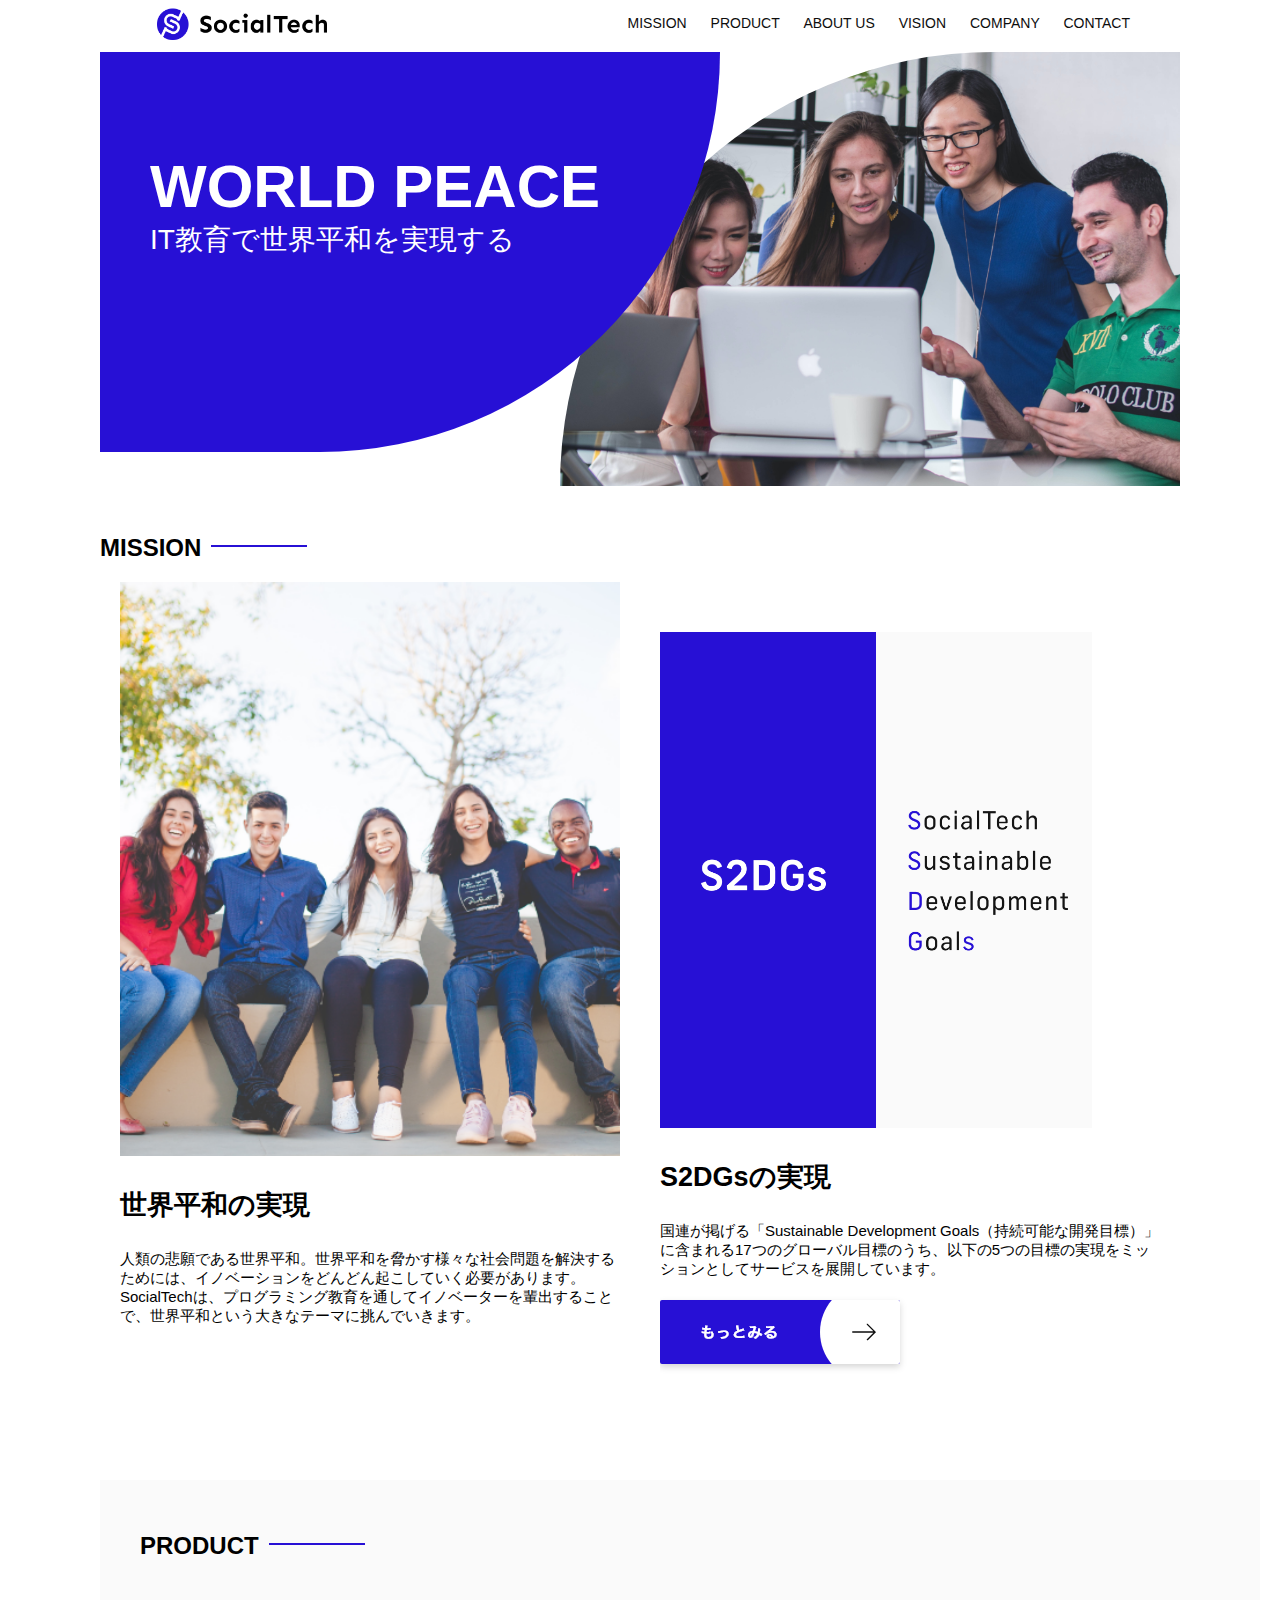
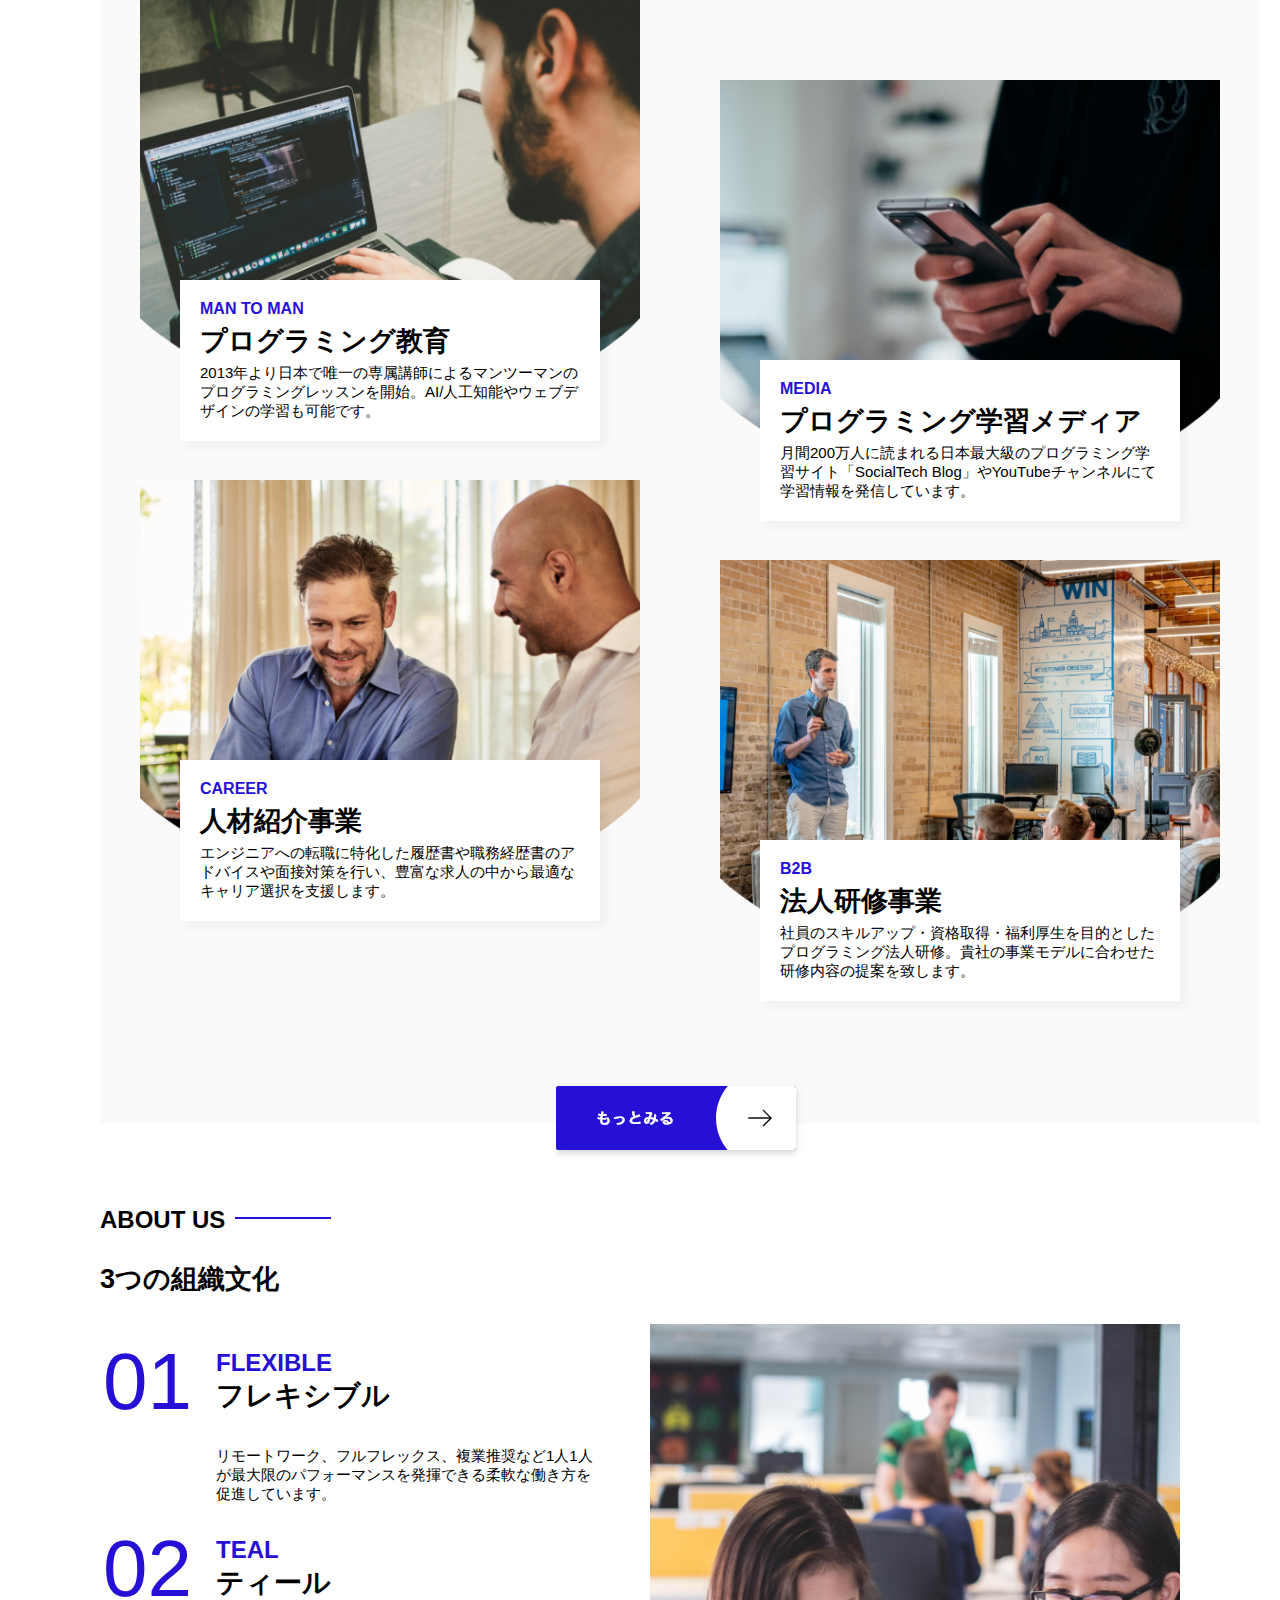
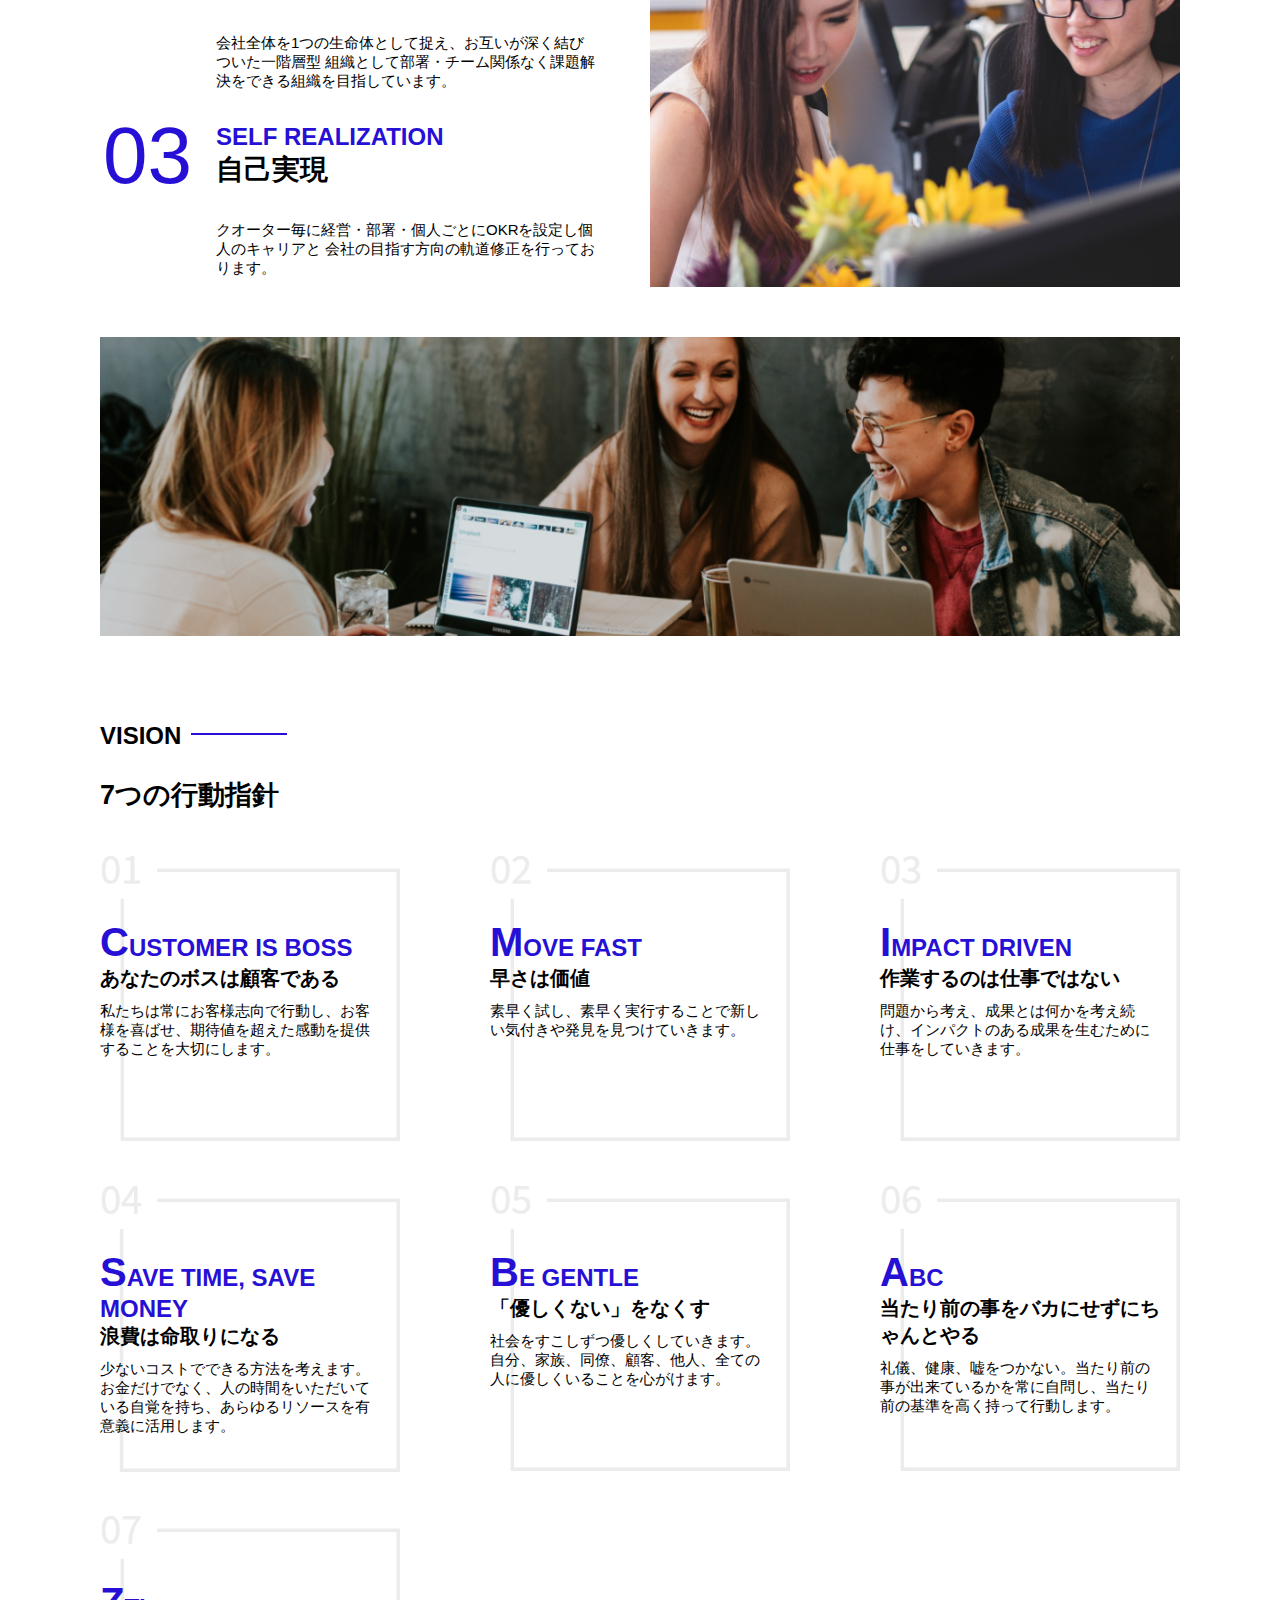
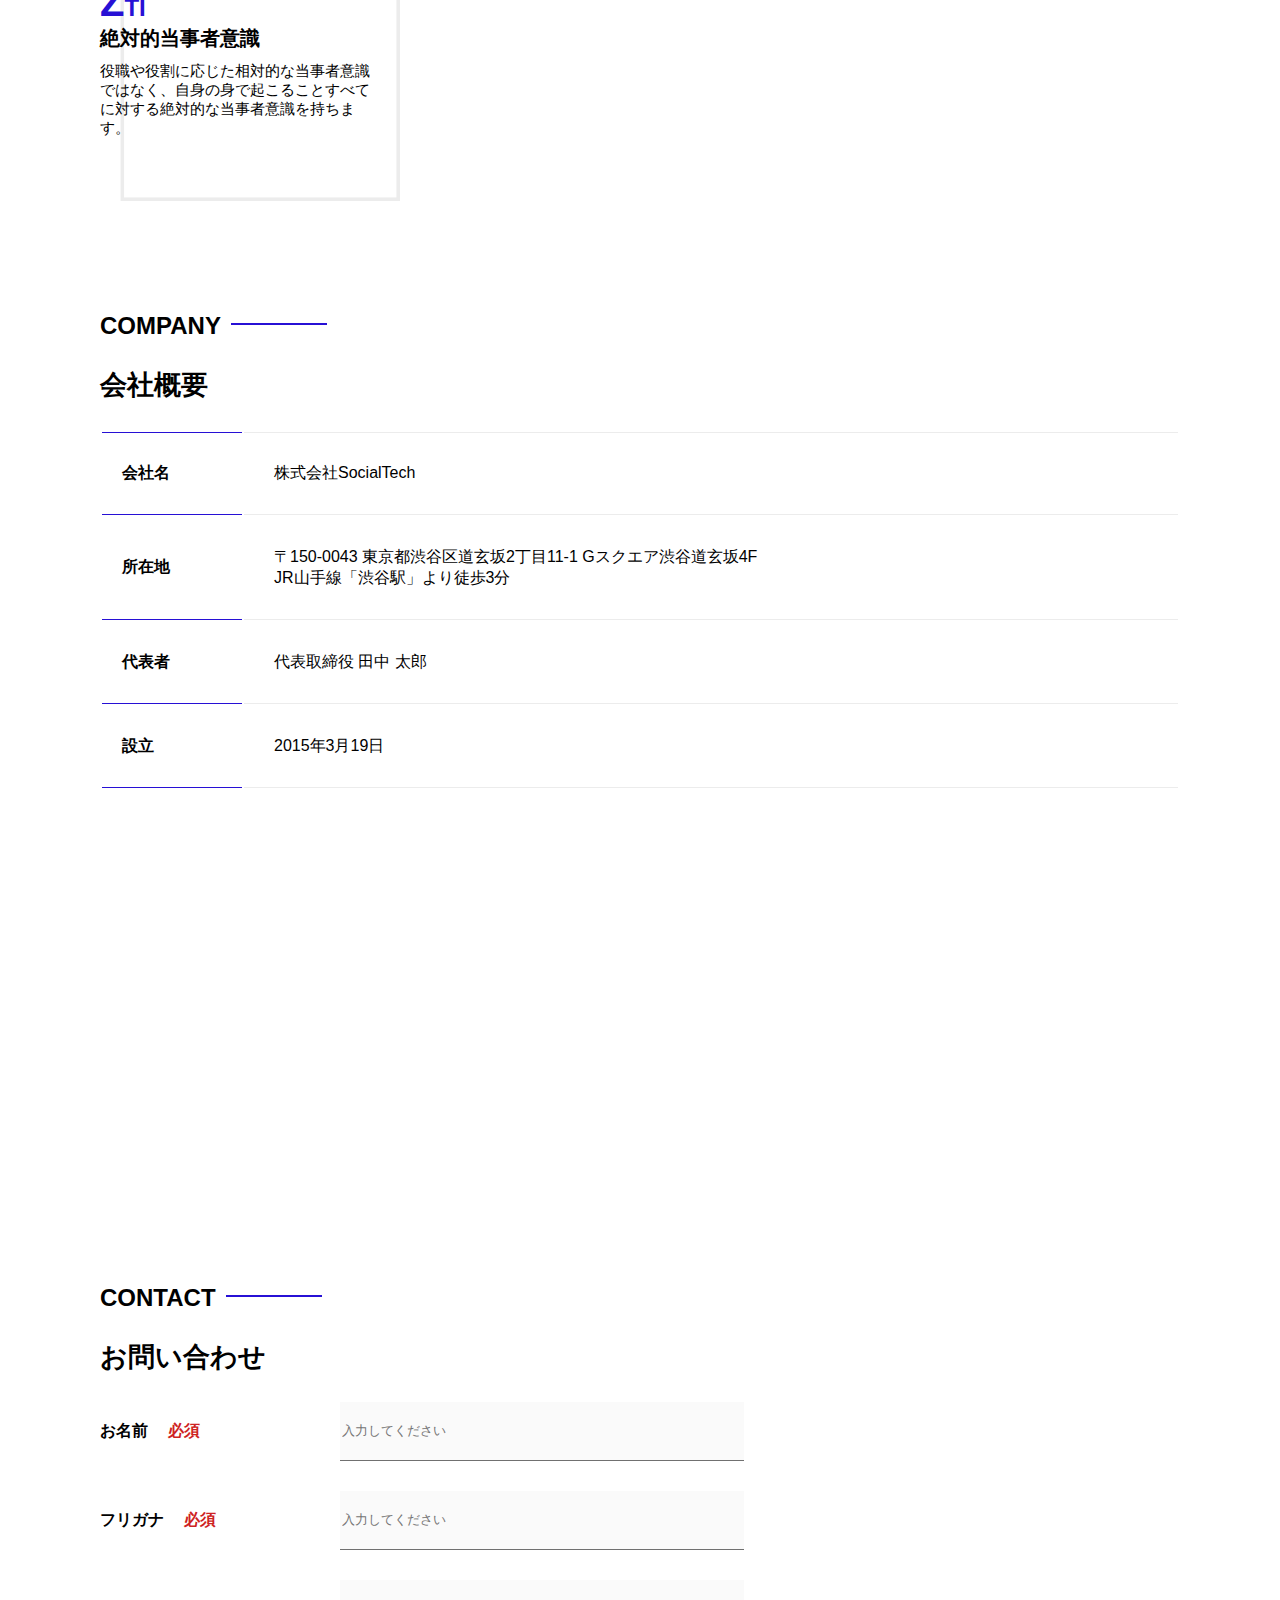
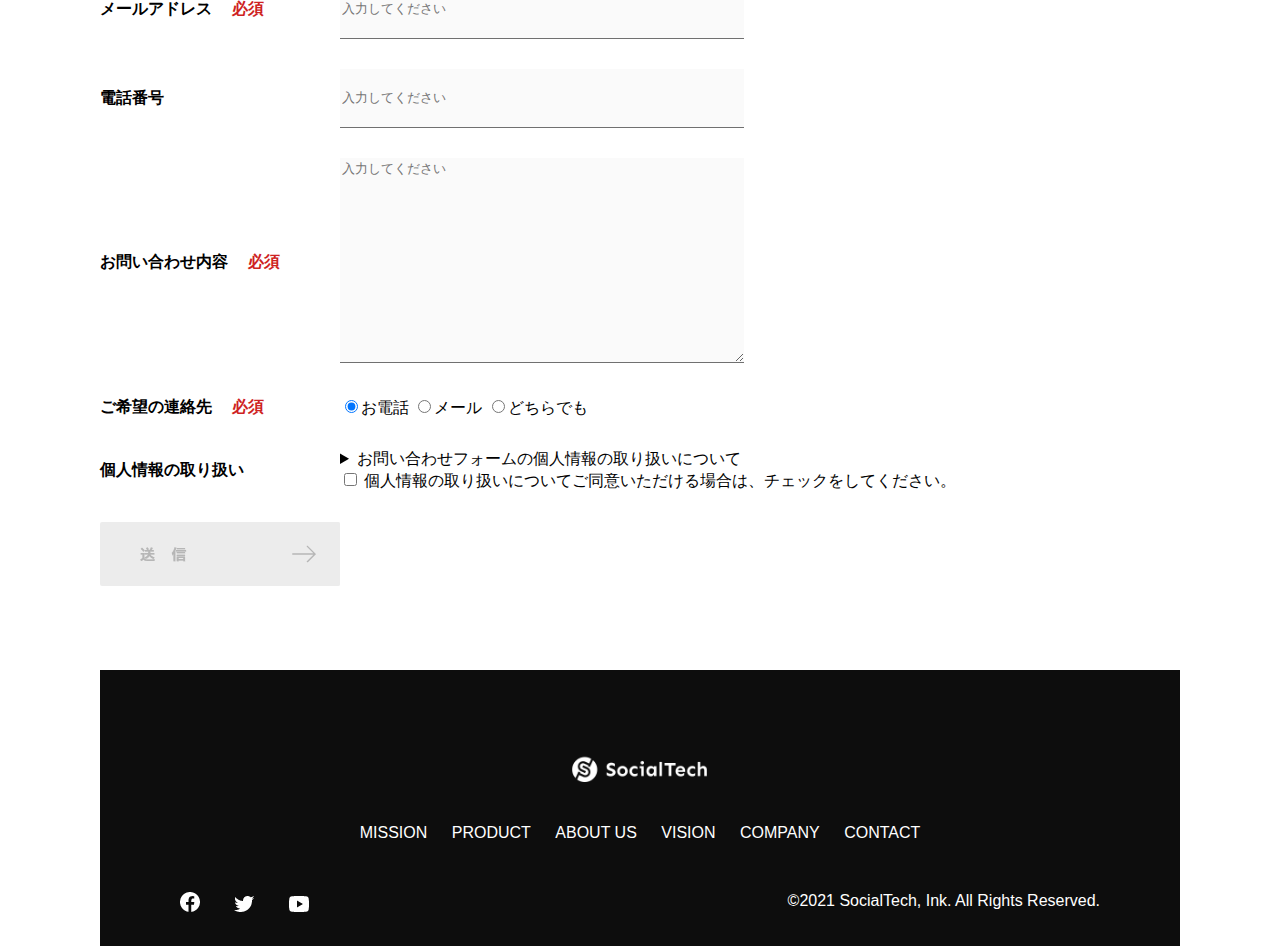
<file: index.html>
<!DOCTYPE html>
<html>
  <head>
    <title>SocialTech</title>
    <meta charset="utf-8">
    <meta name="description" content="SocialTechはEdTech業界のリーディングカンパニーを目指します。">
    <meta name="viewport" content="width=device-width,initial-scale=1.0">
     <link rel="stylesheet" href="style.css">
 </head>
    <!-- ヘッダー -->
    <header>
      <!-- ロゴ -->
      <a href="index.html" id="logo"><img src="images/logo.png" alt="トップページに戻る"></a>

      <!-- PC用ナビゲーション -->
      <nav id="nav-pc">
        <a href="mission.html">MISSION</a>
        <a href="product.html">PRODUCT</a>
        <a href="index.html#aboutus">ABOUT US</a>
        <a href="index.html#vision">VISION</a>
        <a href="index.html#company">COMPANY</a>
        <a href="index.html#contact">CONTACT</a>
      </nav>
       <!-- スマホ用メニューボタン -->
       <img id="menu-sp" src="images/button-menu.png" alt="ナビゲーションを開く" onclick="document.getElementById('nav-sp').style.display = 'block'">

       <!-- スマホ用ナビゲーション -->
       <nav id="nav-sp">
        <img id="close" src="images/button-close.png" alt="ナビゲーションを閉じる" onclick="document.getElementById('nav-sp').style.display = 'none'">
        <a id="logo-sp" href="index.html" onclick="document.getElementById('nav-sp').style.display = 'none'"><img
         src="images/logo-sp.png" alt="トップページに戻る"></a>
        <a class="menu" href="mission.html" onclick="document.getElementById('nav-sp').style.display = 'none'">MISSION</a>
        <a class="menu" href="product.html" onclick="document.getElementById('nav-sp').style.display = 'none'">PRODUCT</a>
        <a class="menu" href="index.html#aboutus" onclick="document.getElementById('nav-sp').style.display = 'none'">ABOUT
          US</a>
        <a class="menu" href="index.html#vision"
          onclick="document.getElementById('nav-sp').style.display = 'none'">VISION</a>
        <a class="menu" href="index.html#company"
          onclick="document.getElementById('nav-sp').style.display = 'none'">COMPANY</a>
        <a class="menu" href="index.html#contact"
          onclick="document.getElementById('nav-sp').style.display = 'none'">CONTACT</a>
        <div id="sns">
          <a href="https://www.facebook.com/sejuku2013"><img src="images/button-facebook.png" alt="Facebookのリンク"></a>
          <a href="https://twitter.com/samuraijuku"><img src="images/button-twitter.png" alt="Twitterのリンク"></a>
          <a href="https://www.youtube.com/channel/UCCFOQO5aDK0xXam4cUQXT8g"><img src="images/button-youtube.png" alt="YouTubeのリンク"></a>
        </div>
       </nav>
    </header>
    <main>
      <article>
        <!-- メインビジュアル -->
        <section id="main-visual">
          <div id="main-message">
            <h1>WORLD PEACE</h1>
            <p>IT教育で世界平和を実現する</p>
          </div>
          <img src="images/index/index-main.png" alt="PCの周りに集まる多国籍の仲間たち">
        </section>
      <!-- ミッション -->
      <section id="mission">
          <h2 class="index-h2">MISSION</h2>
        <div id="mission-flex">
         <div>
          <img id="mission-photo" src="images/index/index-mission.png" alt="屋外のベンチで写真を撮影する多国籍の仲間たち">
          <h3>世界平和の実現</h3>
          <p>
            人類の悲願である世界平和。世界平和を脅かす様々な社会問題を解決するためには、イノベーションをどんどん起こしていく必要があります。SocialTechは、プログラミング教育を通してイノベーターを輩出することで、世界平和という大きなテーマに挑んでいきます。
          </p>
         </div>
         <div>
          <img id="s2dgs" src="images/index/s2dgs.png" alt="S2DGs">
          <h3>S2DGsの実現</h3>
          <p>国連が掲げる「Sustainable Development Goals（持続可能な開発目標）」に含まれる17つのグローバル目標のうち、以下の5つの目標の実現をミッションとしてサービスを展開しています。</p>
            <a href="mission.html">
              <img src="images/button-more.png" alt="もっとみる">
            </a>
         </div>
        </div>
      </section>
      <!-- プロダクト -->
      <section id="product">
        <h2 class="index-h2">PRODUCT</h2>
        <div>
          <div id="product-left">
            <div>
              <img class="product-photo" src="images/index/index-mantoman.png" alt="PCでコードを書く男性">
              <div class="product-explain">
                <span>MAN TO MAN</span>
                <h3>プログラミング教育</h3>
                <p>2013年より日本で唯一の専属講師によるマンツーマンのプログラミングレッスンを開始。AI/人工知能やウェブデザインの学習も可能です。</p>
              </div>
            </div>
          <div>
            <img class="product-photo" src="images/index/index-career.png" alt="笑顔で話し合う2人の男性">
              <div class="product-explain">
                <span>CAREER</span>
                <h3>人材紹介事業</h3>
                <p>エンジニアへの転職に特化した履歴書や職務経歴書のアドバイスや面接対策を行い、豊富な求人の中から最適なキャリア選択を支援します。</p>
              </div>
            </div>
          </div>
          <div id="product-right">
            <div>
              <img class="product-photo" src="images/index/index-media.png" alt="スマートフォンを操作する人">
                <div class="product-explain">
                  <span>MEDIA</span>
                  <h3>プログラミング学習メディア</h3>
                  <p>月間200万人に読まれる日本最大級のプログラミング学習サイト「SocialTech Blog」やYouTubeチャンネルにて学習情報を発信しています。</p>
                </div>
              </div>
              <div>
               <img class="product-photo" src="images/index/index-b2b.png" alt="講演中の男性とそれを聴く人々">
               <div class="product-explain">
                 <span>B2B</span>
                 <h3>法人研修事業</h3>
                 <p>社員のスキルアップ・資格取得・福利厚生を目的としたプログラミング法人研修。貴社の事業モデルに合わせた研修内容の提案を致します。</p>
               </div>
             </div>
           </div>
         </div>
         <div>
          <a id="product-more" href="product.html">
            <img src="images/button-more.png" alt="もっとみる">
          </a>
         </div>
       </section>
       <!---ABOUT US-->
       <section id="aboutus">
        <h2 class="index-h2">ABOUT US</h2>
        <h3>3つの組織文化</h3>
        <div>
          <table class="culture-table">
          <tr>
            <td>
              <span class="culture-num">01</span>
            </td>
            <td>
              <span class="culture-en">FLEXIBLE</span>
              <span class="culture-jp">フレキシブル</span>
            </td>
          </tr>
          <tr>
           <td>
            <!--空のセル-->
           </td>
           <td>
            <p class="culture-description">
              リモートワーク、フルフレックス、複業推奨など1人1人が最大限のパフォーマンスを発揮できる柔軟な働き方を促進しています。
            </p>
           </td>
          </tr>
          <tr>
            <td>
              <span class="culture-num">02</span>
              </td>
              <td>
                <span class="culture-en">TEAL</span>
                <span class="culture-jp">ティール</span>
              </td>
              </tr>
              <tr>
                <td>
                  <!--空のセル-->
                </td>
                <td>
                  <p class="culture-description">
                    会社全体を1つの生命体として捉え、お互いが深く結びついた一階層型
                    組織として部署・チーム関係なく課題解決をできる組織を目指しています。
                  </p>
                </td>
              </tr>
              <tr>
                <td>
                  <span class="culture-num">03</span>
                </td>
                <td>
                  <span class="culture-en">SELF REALIZATION</span>
                  <span class="culture-jp">自己実現</span>
                </td>
              </tr>
              <tr>
                <td>
                  <!--空のセル-->
                </td>
                <td>
                  <p class="culture-description">
                    クオーター毎に経営・部署・個人ごとにOKRを設定し個人のキャリアと
                    会社の目指す方向の軌道修正を行っております。
                  </p>
                </td>
              </tr>
            </table>
             <img class="culture-img" src="images/index/index-aboutus1.png" alt="笑顔で話し合う2人の女性">
        </div>
         <img class="culture-img2" src="images/index/index-aboutus2.png" alt="笑顔で話し合う3人の男女">
       </section>
       <!-- VISION -->
       <section id="vision">
        <h2 class="index-h2">VISION</h2>
        <h3>7つの行動指針</h3>
        <div>
          <div class="vision-box">
            <img src="images/index/vision-01.png" alt="01">
            <span>
              <h4>CUSTOMER IS BOSS</h4>
              <h5>あなたのボスは顧客である</h5>
              <p>私たちは常にお客様志向で行動し、お客様を喜ばせ、期待値を超えた感動を提供することを大切にします。</p>
            </span>
          </div>
           <div class="vision-box">
            <img src="images/index/vision-02.png" alt="02">
            <span>
              <h4>MOVE FAST</h4>
              <h5>早さは価値</h5>
              <p>素早く試し、素早く実行することで新しい気付きや発見を見つけていきます。</p>
            </span>
           </div>
           <div class="vision-box">
            <img src="images/index/vision-03.png" alt="03">
            <span>
              <h4>IMPACT DRIVEN</h4>
              <h5>作業するのは仕事ではない</h5>
              <p>問題から考え、成果とは何かを考え続け、インパクトのある成果を生むために仕事をしていきます。</p>
            </span>
           </div>
           <div class="vision-box">
            <img src="images/index//vision-04.png" alt="04">
            <span>
              <h4>SAVE TIME, SAVE MONEY</h4>
              <h5>浪費は命取りになる</h5>
              <p>少ないコストでできる方法を考えます。お金だけでなく、人の時間をいただいている自覚を持ち、あらゆるリソースを有意義に活用します。</p>
            </span>
           </div>
           <div class="vision-box">
            <img src="images/index/vision-05.png" alt="05">
            <span>
              <h4>BE GENTLE</h4>
              <h5>「優しくない」をなくす</h5>
              <p>社会をすこしずつ優しくしていきます。自分、家族、同僚、顧客、他人、全ての人に優しくいることを心がけます。</p>
            </span>
           </div>
           <div class="vision-box">
            <img src="images/index/vision-06.png" alt="06">
            <span>
              <h4>ABC</h4>
              <h5>当たり前の事をバカにせずにちゃんとやる</h5>
              <p>礼儀、健康、嘘をつかない。当たり前の事が出来ているかを常に自問し、当たり前の基準を高く持って行動します。</p>
            </span>
           </div>
           <div class="vision-box">
            <img src="images/index/vision-07.png" alt="07">
            <span>
              <h4>ZTI</h4>
              <h5>絶対的当事者意識</h5>
              <p>役職や役割に応じた相対的な当事者意識ではなく、自身の身で起こることすべてに対する絶対的な当事者意識を持ちます。</p>
            </span>
           </div>
        </div>
       </section>
       <!-- COMPANY -->
       <section id="company">
         <h2 class="index-h2">COMPANY</h2>
         <h3>会社概要</h3>
          <table id="company-table">
            <tr>
              <th class="tableheader-first">会社名</th>
              <td class="cell-first">株式会社SocialTech</td>
            </tr>
            <tr>
              <th class="tableheader">所在地</th>
              <td class="cell">〒150-0043 東京都渋谷区道玄坂2丁目11-1 Gスクエア渋谷道玄坂4F<br>JR山手線「渋谷駅」より徒歩3分</td>
            </tr>
            <tr>
              <th class="tableheader">代表者</th>
              <td class="cell">代表取締役 田中 太郎</td>
            </tr>
            <tr>
             <th class="tableheader">設立</th>
             <td class="cell">2015年3月19日</td>
            </tr>
          </table>
           <iframe
             src="https://www.google.com/maps/embed?pb=!1m18!1m12!1m3!1d3241.7761306151356!2d139.6961907!3d35.6578869!2m3!1f0!2f0!3f0!3m2!1i1024!2i768!4f13.1!3m3!1m2!1s0x60188caa0042e8d1%3A0xba130bea826a7aa2!2z44CSMTUwLTAwNDMg5p2x5Lqs6YO95riL6LC35Yy66YGT546E5Z2C77yS5LiB55uu77yR77yR4oiS77yR!5e0!3m2!1sja!2sjp!4v1656047203941!5m2!1sja!2sjp" width="600" height="450" 
             style="border:0;" allowfullscreen="" loading="lazy" referrerpolicy="no-referrer-when-downgrade">
            </iframe>
       </section>
       <!-- お問い合わせフォーム -->
       <section id="contact">
        <h2 class="index-h2">CONTACT</h2>
        <h3>お問い合わせ</h3>
        <form action="https://api.staticforms.xyz/submit" method="post">
          <input type="text" name="honeypot" style="display:none">
          <!-- STATIC FORMSのアクセスキー -->
          <input type="hidden" name="accessKey" value="3f1d57e2-1527-46ae-bdd2-7afdd7c8458b">
          <!-- メールのタイトル -->
          <input type="hidden" name="subject" value="お問い合わせフォーム" />
          <!-- 送信先のメールアドレスをvalueに設定する -->
          <input type="hidden" name="replyTo" value="amr794551@gmail.com">
          <!-- redirecToのURLは公開後のURLへリンクする -->
          <input type="hidden" name="redirecTo" value="">
          <div>
            <div class="contact-heading">
              <label class="contact-label">お名前<span class="contact-span">必須</span></label>
            </div>
            <div class="contact-form">
              <input type="text" name="name" placeholder="入力してください" class="contact-textbox">
            </div>
          </div>
          <div>
            <div class="contact-heading">
              <label class="contact-label">フリガナ<span class="contact-span">必須</span></label>
            </div>
            <div>
              <input type="text" name="hurigana" placeholder="入力してください" class="contact-textbox">
            </div>
          </div>
          <div>
            <div class="contact-heading">
              <label class="contact-label">メールアドレス<span class="contact-span">必須</span></labwl>
            </div>
             <div>
              <input type="text" name="email" placeholder="入力してください" class="contact-textbox">
             </div>
            </div>
            <div>
            <div class="contact-heading">
              <label class="contact-label">電話番号</label>
            </div>
            <div>
              <input type="text" name="tel" placeholder="入力してください" class="contact-textbox">
            </div>
          </div>
          <div>
            <div class="contact-heading">
              <label class="contact-label">お問い合わせ内容<span class="contact-span">必須</span></label>
            </div>
            <div>
              <textarea class="contact-textarea" placeholder="入力してください"  name="message"></textarea>
            </div>
          </div>
          <div>
            <div class="contact-heading">
              <label class="contact-label">ご希望の連絡先<span class="contact-span">必須</span></label>
            </div>
            <div>
              <input class="radiobutton" type="radio" value="tel" name="contact" checked><label>お電話</label>
              <input class="radiobutton" type="radio" value="mail" name="contact"><label>メール</label>
              <input class="radiobutton" type="radio" value="both" name="contact"><label>どちらでも</label>
            </div>
          </div>
          <div>
            <div class="contact-heading">
             <label class="contact-label">個人情報の取り扱い</label>
            </div>
            <div>
             <details>
              <summary>お問い合わせフォームの個人情報の取り扱いについて</summary>
              <div>
                <span>１．組織の名称又は氏名</span><br>
                株式会社SocialTech<br><br>
                <span>２．個人情報保護管理者（若しくはその代理人）の氏名又は職名、所属及び連絡先
                  鈴木 一郎 コーポレート部</span><br>
                メールアドレス:support@socialtech.net<br>
                TEL:03-xxxx-xxxx<br>
                <span>３．個人情報の利用目的</span><br>
                ・本サービス及び本サービスに関連する情報の提供又はそれらに関する連絡のため<br>
                ・ユーザーの本人確認のため<br>
                ・当社サービスのご案内のため<br>
                ・当社の商品等の広告または宣伝（電子メールによるものを含むものとします。）<br><br>
                <span>４．個人情報の取り扱い業務の委託</span><br>
                個人情報の取扱業務の全部または一部を外部に業務委託する場合があります。<br>
                その際、弊社は、個人情報を適切に保護できる管理体制を敷き実行していることを条件として<br>
                委託先を厳選したうえで、機密保持契約を委託先と締結し、お客様の個人情報を厳密に管理させます。<br><br>
                <span>５．個人情報の開示等の請求</span><br>
                お客様は、弊社に対してご自身の個人情報の開示等（利用目的の通知、開示、内容の訂正・追加・削除、利用の停止または消去、第三者への提供の停止）に関して、当社問合わせ窓口に申し出ることができます。<br>
                その際、弊社はお客様ご本人を確認させていただいたうえで、合理的な期間内に対応いたします。<br><br>
                なお、個人情報に関する弊社問合わせ先は、次の通りです。<br><br>
                株式会社SocialTech 個人情報問合せ窓口<br>
                〒150-0043 東京都渋谷区道玄坂2丁目11-1 Ｇスクエア渋谷道玄坂 4F<br>
                メールアドレス:support@socialtech.net TEL:03-xxxx-xxxx<br><br>
                <span>６．個人情報を提供されることの任意性について</span><br><br>
                お客様がご自身の個人情報を弊社に提供されるか否かは、お客様のご判断によりますが、もしご提供されない場合には、適切なサービスが提供できない場合がありますので予めご了承ください。
              </div>
             </details>
             <input type="checkbox" name="agree">
             <span>個人情報の取り扱いについてご同意いただける場合は、チェックをしてください。</span>
            </div>
          </div>
           <input type="image" value="Submit" src="images/button-submit.png" alt="送信する">
        </form>
       </section>
    </article>
    <footer>
      <div id="footer-logo">
        <img src="images/logo-sp.png" alt="SocialTech">
      </div>
      <div id="footer-link">
        <a href="mission.html">MISSION</a>
        <a href="product.html">PRODUCT</a>
        <a href="index.html#aboutus">ABOUT US</a>
        <a href="index.html#vision">VISION</a>
        <a href="index.html#company">COMPANY</a>
        <a href="index.html#contact">CONTACT</a>
      </div>
       <div id="sns-footer">
        <a href="https://www.facebook.com/sejuku2013"><img src="images/button-facebook.png" alt="Facebookのリンク"></a>
        <a href="https://twitter.com/samuraijuku"><img src="images/button-twitter.png" alt="Twitterのリンク"></a>
        <a href="https://www.youtube.com/channel/UCCFOQO5aDK0xXam4cUQXT8g"><img src="images/button-youtube.png" alt="YouTubeのリンク"></a>
         <span id="copyright">&copy;2021 SocialTech, Ink. All Rights Reserved.</span>
       </div>
    </footer>
    </main>
  </body>
</html>
</file>
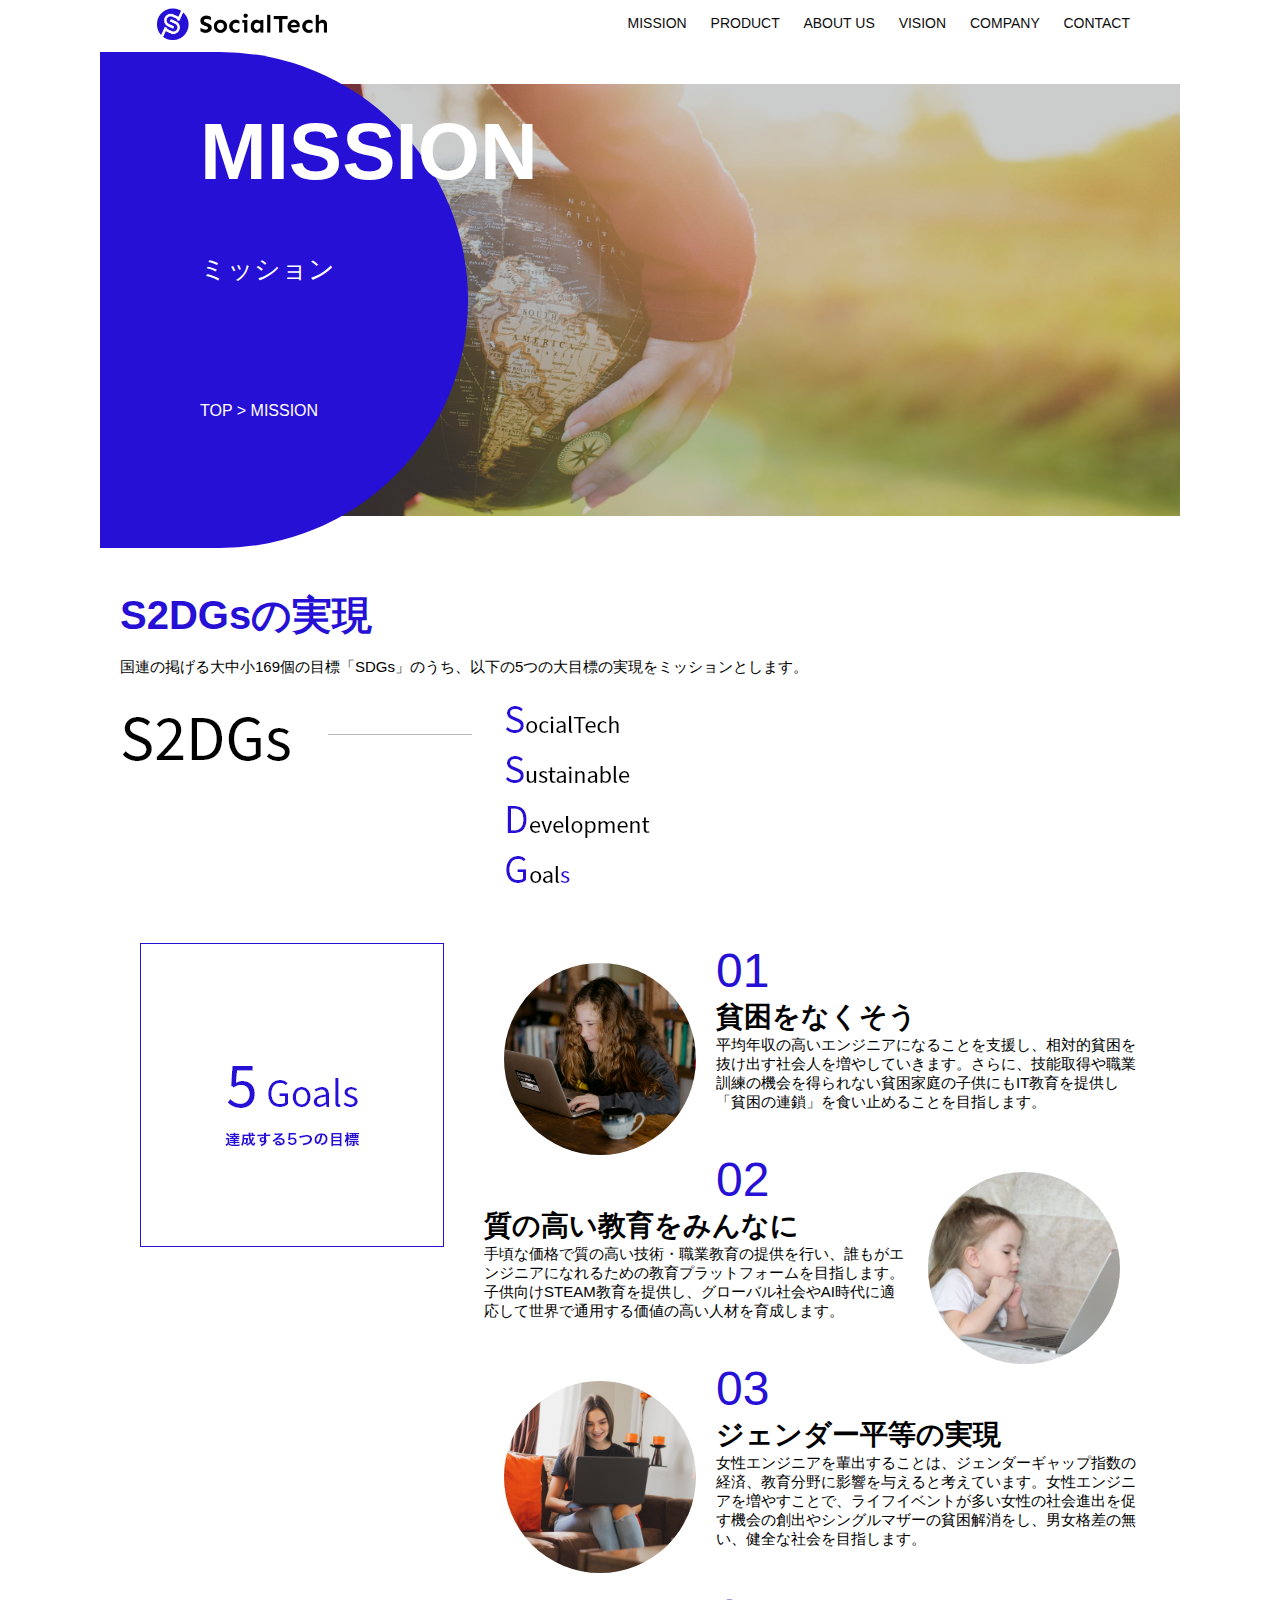
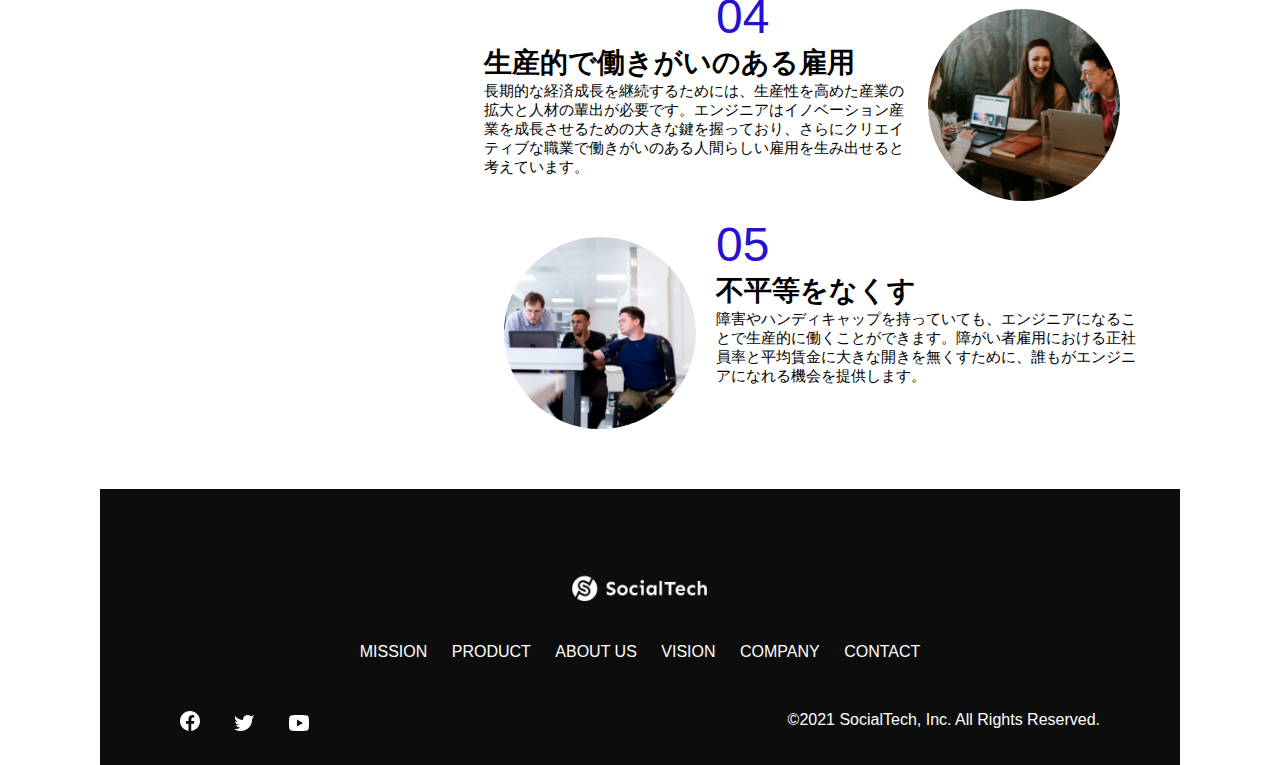
<file: mission.html>
<!DOCTYPE html>
<html>
  <head>
     <title>SocialTech - MISSION ミッション -</title>
    <meta name="description" content="SocialTechが目指す5つの目標(S2DGs)を紹介します">
    <meta charset="utf-8">
    <meta name="viewport" content="width=device-width,initial-scale=1.0">
    <meta http-equiv="X-UA-compatible" cintent="IE-edge">
    <link rel="stylesheet" href="style.css">
  </head>

  <body>
    <!-- ヘッダー -->
    <header>
      <!--　ロゴ  -->

      <a href="index.html" id="logo"><img src="images/logo.png" alt="トップページに戻る"></a>

      <!-- PC用ナビゲーション -->
      <nav id="nav-pc">
        <a href="mission.html">MISSION</a>
        <a href="product.html">PRODUCT</a>
        <a href="index.html#aboutus">ABOUT US</a>
        <a href="index.html#vision">VISION</a>
        <a href="index.html#company">COMPANY</a>
        <a href="index.html#contact">CONTACT</a>
      </nav>

      <!-- スマホ用メニュ-ボタン -->
      <img id="menu-sp" src="images/button-menu.png" alt="ナビゲーションを開く" onclick="document.getElementById('nav-sp').style.display = 'block'">

      <!-- スマホ用ナビゲーション -->
     <nav id="nav-sp">
        <img id="close" src="images/button-close.png" alt="ナビゲーションを閉じる" onclick="document.getElementById('nav-sp').style.display = 'none'">
        <a id="logo-sp" href="index.html" onclick="document.getElementById('nav-sp').style.display = 'none'"><img
            src="images/logo-sp.png" alt="トップページに戻る"></a>
        <a class="menu" href="mission.html" onclick="document.getElementById('nav-sp').style.display = 'none'">MISSION</a>
        <a class="menu" href="product.html" onclick="document.getElementById('nav-sp').style.display = 'none'">PRODUCT</a>
        <a class="menu" href="index.html#aboutus" onclick="document.getElementById('nav-sp').style.display = 'none'">ABOUT 
          US</a>
          <a class="menu" href="index.html#vision"
            onclick="document.getElementById('nav-sp').style.display = 'none'">VISION</a>
          <a class="menu" href="index.html#company"
            onclick="document.getElementById('nav-sp').style.display = 'none'">COMPANY</a>
          <a class="menu" href="index.html#contact"
            onclick="document.getElementById('nav-sp').style.display = 'none'">CONTACT</a>
          <div id="sns">
            <a href="https://www.facebook.com/sejuku2013"><img src="images/button-facebook.png" alt="Facebookのリンク"></a>
            <a href="https://twitter.com/samuraijuku"><img src="images/button-twitter.png" alt="Twitterのリンク"></a>
            <a href="https://www.youtube.com/channel/UCCFOQO5aDK0xXam4cUQXT8g"><img src="images/button-youtube.png" alt="YouTubeのリンク"></a>
          </div>
      </nav>
    </header>
    <main>
      <article>
        <section id="mission-main">
            <div id="mission-title">
              <h1>MISSION</h1>
              <span>ミッション</span>
              <div>TOP > MISSION</div>
            </div>
        </section>
        <section id="mission-s2dgs">
          <h2 class="mission-h2">S2DGsの実現</h2>
          <p>国連の掲げる大中小169個の目標「SDGs」のうち、以下の5つの大目標の実現をミッションとします。</p>
          <img src="images/mission/mission-s2dgs.png" alt="S2DGs">
        </section>
        <section id="mission-5goals">
          <div>
            <img id="s2dgs-image" src="images/mission/mission-5goals.png" alt="5Goals">
          </div>
          <div>
            <div>
              <img class="fivegoals-image-left" src="images/mission/mission-5goals01.png" alt="PCを操作する女の子">
              <span class="fivegoals-number">01</span>
              <h3 class="fivegoals-h3">貧困をなくそう</h3>
              <p class="fivegoals-p">
                平均年収の高いエンジニアになることを支援し、相対的貧困を抜け出す社会人を増やしていきます。さらに、技能取得や職業訓練の機会を得られない貧困家庭の子供にもIT教育を提供し「貧困の連鎖」を食い止めることを目指します。
              </p>
            </div>

            <div>
              <img class="fivegoals-image-right" src="images/mission/mission-5goals02.png" alt="PCを見つめる小さい女の子">
              <span class="fivegoals-number">02</span>
              <h3 class="fivegoals-h3">質の高い教育をみんなに</h3>
              <p class="fivegoals-p">
                手頃な価格で質の高い技術・職業教育の提供を行い、誰もがエンジニアになれるための教育プラットフォームを目指します。子供向けSTEAM教育を提供し、グローバル社会やAI時代に適応して世界で通用する価値の高い人材を育成します。
              </p>
            </div>

            <div>
              <img class="fivegoals-image-left" src="images/mission/mission-5goals03.png" alt="PCを操作する女性">
              <span class="fivegoals-number">03</span>
              <h3 class="fivegoals-h3">ジェンダー平等の実現</h3>
              <p class="fivegoals-p">
                女性エンジニアを輩出することは、ジェンダーギャップ指数の経済、教育分野に影響を与えると考えています。女性エンジニアを増やすことで、ライフイベントが多い女性の社会進出を促す機会の創出やシングルマザーの貧困解消をし、男女格差の無い、健全な社会を目指します。
              </p>
            </div>

            <div>
              <img class="fivegoals-image-right" src="images/mission/mission-5goals04.png" alt="笑顔で話し合う3人の男女">
              <span class="fivegoals-number">04</span>
              <h3 class="fivegoals-h3">生産的で働きがいのある雇用</h3>
              <p class="fivegoals-p">
                長期的な経済成長を継続するためには、生産性を高めた産業の拡大と人材の輩出が必要です。エンジニアはイノベーション産業を成長させるための大きな鍵を握っており、さらにクリエイティブな職業で働きがいのある人間らしい雇用を生み出せると考えています。
              </p>
            </div>

            <div>
              <img class="fivegoals-image-left" src="images/mission/mission-5goals05.png" alt="障害を持つ男性が生き生きと働く様子">
              <span class="fivegoals-number">05</span>
              <h3 class="fivegoals-h3">不平等をなくす</h3>
              <p class="fivegoals-p">
                障害やハンディキャップを持っていても、エンジニアになることで生産的に働くことができます。障がい者雇用における正社員率と平均賃金に大きな開きを無くすために、誰もがエンジニアになれる機会を提供します。
              </p>
            </div>
          </div>
        </section>
      </article>
      <footer>
        <div id="footer-logo">
          <img src="images/logo-sp.png" alt="SocialTech">
        </div>
        <div id="footer-link">
          <a href="mission.html">MISSION</a>
          <a href="product.html">PRODUCT</a>
          <a href="index.html#aboutus">ABOUT US</a>
          <a href="index.html#vision">VISION</a>
          <a href="index.html#company">COMPANY</a>
          <a href="index.html#contact">CONTACT</a>
        </div>
        <div id="sns-footer">
          <a href="https://www.facebook.com/sejuku2013"><img src="images/button-facebook.png" alt="Facebookのリンク"></a>
          <a href="https://twitter.com/samuraijuku"><img src="images/button-twitter.png" alt="Twitterのリンク"></a>
          <a href="https://www.youtube.com/channel/UCCFOQO5aDK0xXam4cUQXT8g"><img src="images/button-youtube.png" alt="YouTubeのリンク"></a>
          <span id="copyright">&copy;2021 SocialTech, Inc. All Rights Reserved. </span>
        </div>
      </footer>
    </main>
  </body>
</html>
</file>
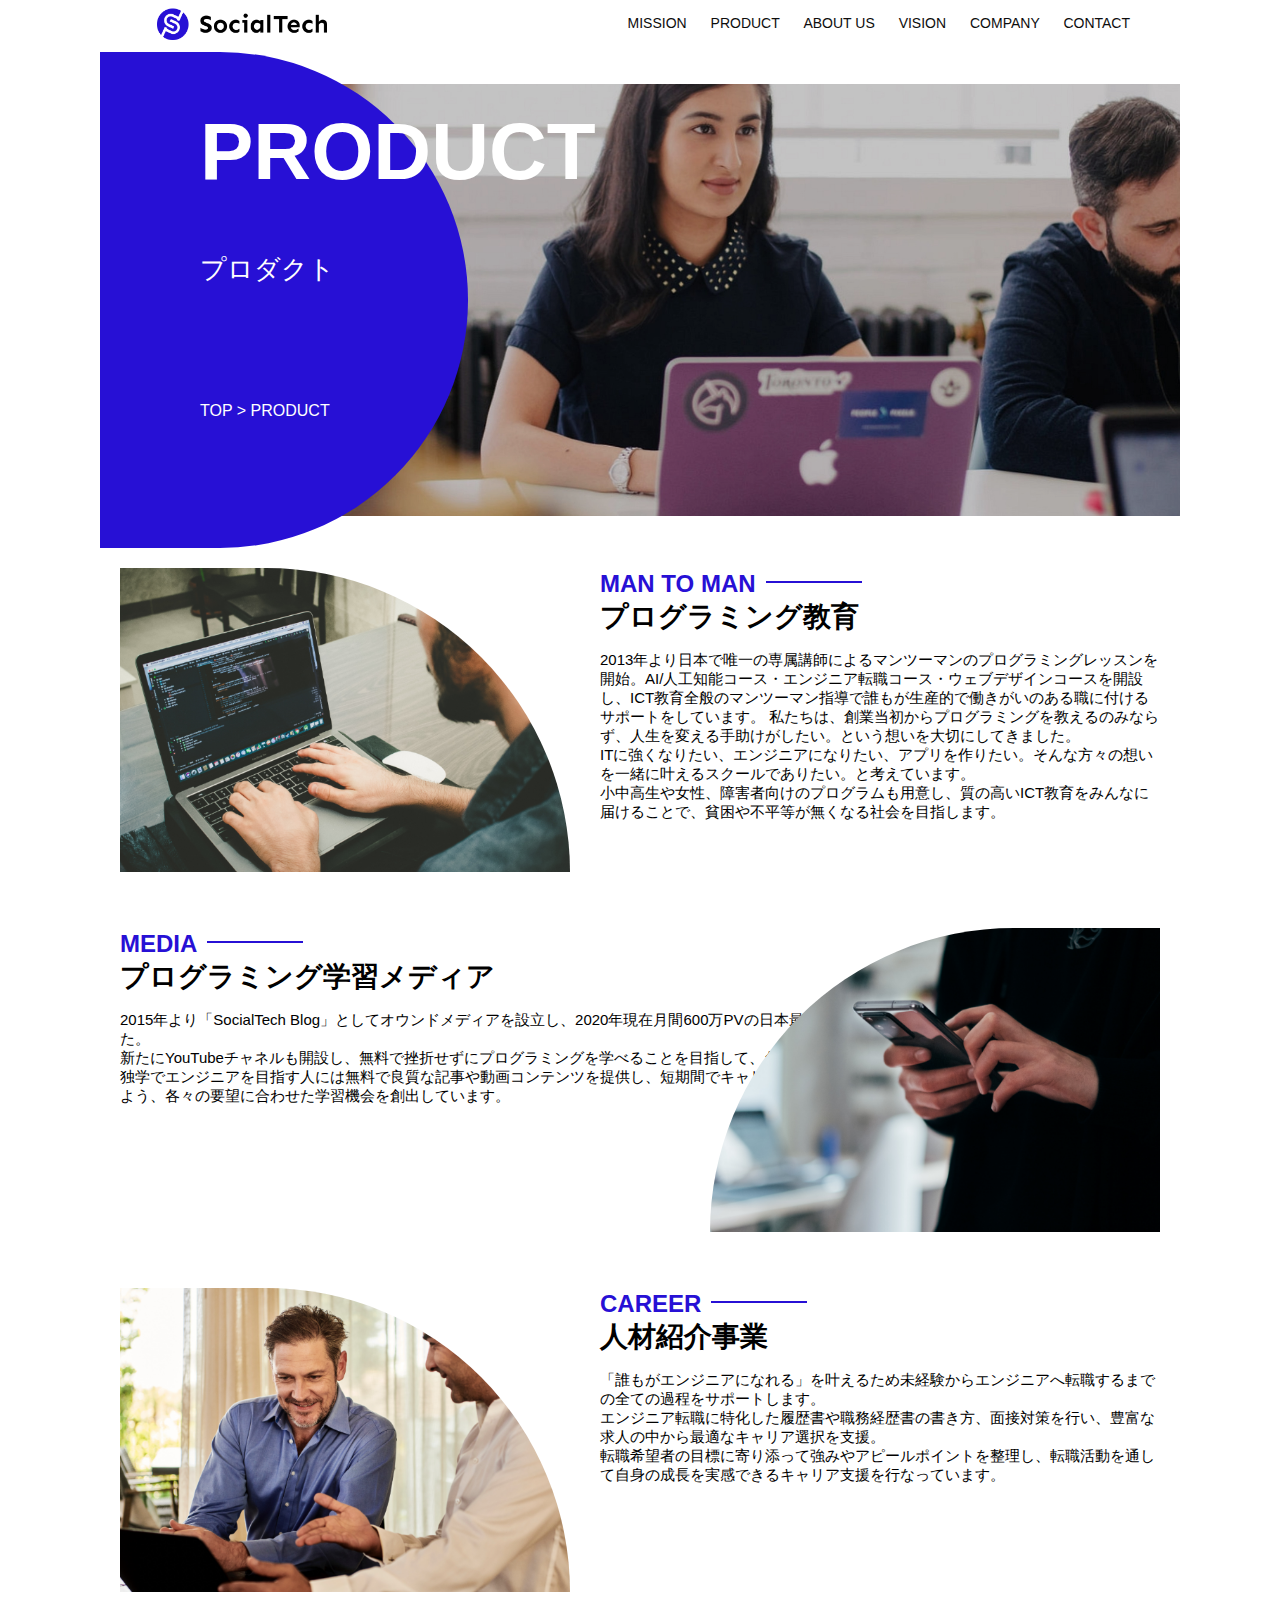
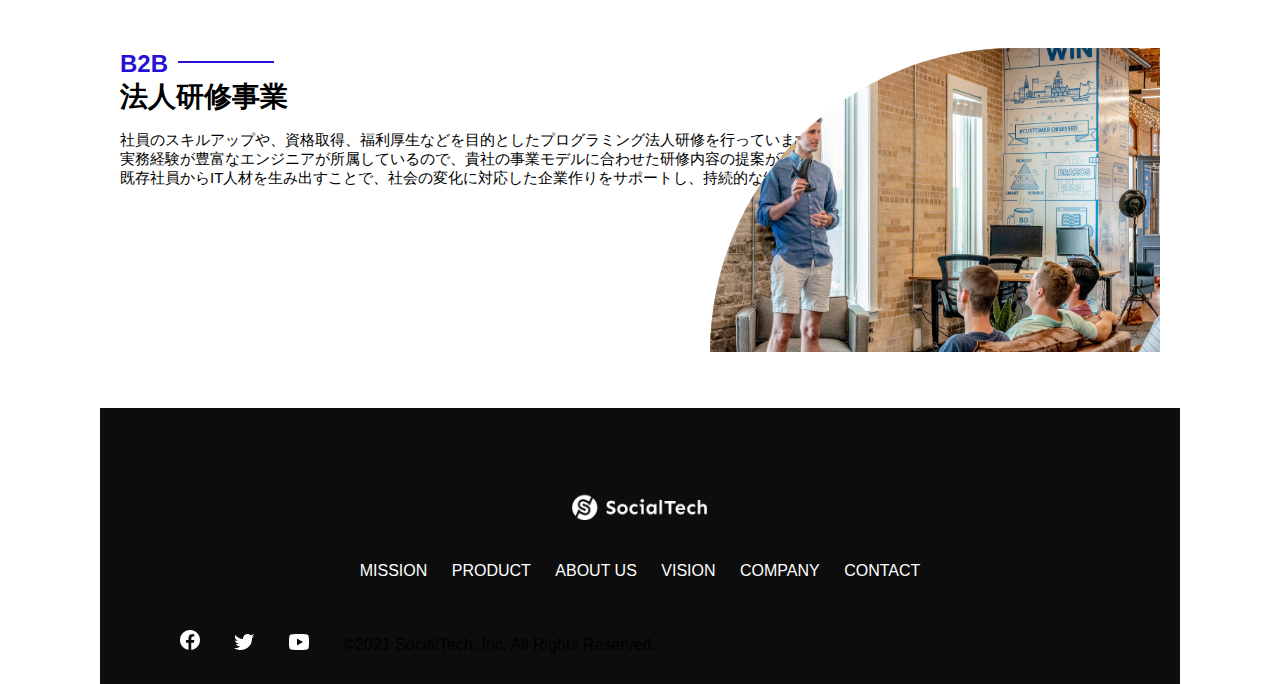
<file: product.html>
<!DOCTYPE html>
<html>
  <head>
    <title>SocualTech -PRODUCT プロダクト-</title>
    <meta name="description" content="SocialTechの4つのプロダクトを紹介します">
    <meta charset="utf-8">
    <meta name="viewport" content="width=device-width,initial-scale=1.0">
    <meta hppt-equiv="X-UA-Compatible" content="IE-edge">
    <link rel="stylesheet" href="style.css">
  </head>

  <body>
    <!-- ヘッダー -->
    <header>
      <!-- ロゴ -->
      <a href="index.html" id="logo"><img src="images/logo.png" alt="トップページに戻る"></a>

      <!-- PC用ナビゲーション -->
      <nav id="nav-pc">
        <a href="mission.html">MISSION</a>
        <a href="product.html">PRODUCT</a>
        <a href="index.html#aboutus">ABOUT US</a>
        <a href="index.html#vision">VISION</a>
        <a href="index.html#company">COMPANY</a>
        <a href="index.html#contact">CONTACT</a>
      </nav>

      <!-- スマホ用メニューボタン -->
      <img id="menu-sp" src="images/button-menu.png" alt="ナビゲーションを開く" onclick="document.getElementById('nav-sp').style.display = 'block'">

      <!-- スマホ用ナビゲーション -->
      <nav id="nav-sp">
        <img id="close" src="images/button-close.png" alt="ナビゲーションを閉じる" onclick="document.getElementById('nav-sp').style.display = 'none'">
        <a id="logo-sp" href="index.html" onclick="document.getElementById('nav-sp').style.display = 'none'"><img
        src="images/logo-sp.png" alt="トップページに戻る"></a>
        <a class="menu" href="mission.html" onclick="document.getElementById('nav-sp').style.display = 'none'">MISSION</a>
        <a class="menu" href="product.html" onclick="document.getElementById('nav-sp').style.display = 'none'">PRODUCT</a>
        <a class="menu" href="index.html#aboutus" onclick="document.getElementById('nav-sp').style.display = 'none'">ABOUT
        US</a>
        <a class="menu" href="index.html#vision"
        onclick="document.getElementById('nav-sp').style.display = 'none'">VISION</a>
        <a class="menu" href="index.html#company"
        onclick="document.getElementById('nav-sp').style.display = 'none'">COMPANY</a>
        <a class="menu" href="index.html#contact"
        onclick="document.getElementById('nav-sp').style.display = 'none'">CONTACT</a>
        <div id="sns">
          <a href="https://www.facebook.com/sejuku2013"><img src="images/button-facebook.png" alt="Facebookのリンク"></a>
          <a href="https://twitter.com/samuraijuku"><img src="images/button-twitter.png" alt="Twitterのリンク"></a>
          <a href="https://www.youtube.com/channel/UCCFOQO5aDK0xXam4cUQXT8g"><img src="images/button-youtube.png" alt="YouTubeのリンク"></a>
        </div>
      </nav>
    </header>
    <main>
      <article>
        <section id="product-main">
          <div id="product-title">
            <h1>PRODUCT</h1>
            <span>プロダクト</span>
            <div>TOP > PRODUCT</div>
          </div>
        </section>
        <section class="product-section1">
          <img src="images/product/product-mantoman.png" alt="PCでコードを書く男性">
          <div>
            <h2 class="product-h2">MAN TO MAN</h2>
            <h3 class="product-h3">プログラミング教育</h3>
            <p>
              2013年より日本で唯一の専属講師によるマンツーマンのプログラミングレッスンを開始。AI/人工知能コース・エンジニア転職コース・ウェブデザインコースを開設し、ICT教育全般のマンツーマン指導で誰もが生産的で働きがいのある職に付けるサポートをしています。
              私たちは、創業当初からプログラミングを教えるのみならず、人生を変える手助けがしたい。という想いを大切にしてきました。<br>ITに強くなりたい、エンジニアになりたい、アプリを作りたい。そんな方々の想いを一緒に叶えるスクールでありたい。と考えています。<br>小中高生や女性、障害者向けのプログラムも用意し、質の高いICT教育をみんなに届けることで、貧困や不平等が無くなる社会を目指します。
            </p>
          </div>
        </section>
        <section class="product-section2">
          <div>
            <h2 class="product-h2">MEDIA</h2>
            <h3 class="product-h3">プログラミング学習メディア</h3>
            <p>2015年より「SocialTech
              Blog」としてオウンドメディアを設立し、2020年現在月間600万PVの日本最大級のプログラミング学習サイトへと成長しました。<br>新たにYouTubeチャネルも開設し、無料で挫折せずにプログラミングを学べることを目指して、各チャンネルで学習情報をやさしく発信。<br>独学でエンジニアを目指す人には無料で良質な記事や動画コンテンツを提供し、短期間でキャリアチェンジしたい人はマンツーマンレッスンを選択できるよう、各々の要望に合わせた学習機会を創出しています。
            </p>
          </div>
          <img src="images/product/product-media.png" alt="スマートフォンを操作する人">
        </section>
        <section class="product-section1">
          <img src="images/product/product-career.png" alt="笑顔で話し合う２人の男性">
          <div>
            <h2 class="product-h2">CAREER</h2>
            <h3 class="product-h3">人材紹介事業</h3>
            <p>
              「誰もがエンジニアになれる」を叶えるため未経験からエンジニアへ転職するまでの全ての過程をサポートします。<br>エンジニア転職に特化した履歴書や職務経歴書の書き方、面接対策を行い、豊富な求人の中から最適なキャリア選択を支援。<br>転職希望者の目標に寄り添って強みやアピールポイントを整理し、転職活動を通して自身の成長を実感できるキャリア支援を行なっています。<br>
            </p>
          </div>
        </section>
        <section class="product-section2">
          <div>
            <h2 class="product-h2">B2B</h2>
            <h3 class="product-h3">法人研修事業</h3>
            <p>
              社員のスキルアップや、資格取得、福利厚生などを目的としたプログラミング法人研修を行っています。<br>実務経験が豊富なエンジニアが所属しているので、貴社の事業モデルに合わせた研修内容の提案が可能です。<br>既存社員からIT人材を生み出すことで、社会の変化に対応した企業作りをサポートし、持続的な経済成長を生み出します。
            </p>
          </div>
          <img src="images/product/product-b2b.png" alt="講演中の男性とそれを聴く人々">
        </section>
      </article>
      <footer>
        <div id="footer-logo">
          <img src="images/logo-sp.png" alt="SocialTech">
        </div>
        <div id="footer-link">
          <a href="mission.html">MISSION</a>
          <a href="product.html">PRODUCT</a>
          <a href="index.html#aboutus">ABOUT US</a>
          <a href="index.html#vision">VISION</a>
          <a href="index.html#company">COMPANY</a>
          <a href="index.html#contact">CONTACT</a>
        </div>
        <div id="sns-footer">
          <a href="https://www.facebook.com/sejuku2013"><img src="images/button-facebook.png" alt="Facebookのリンク"></a>
          <a href="https://twitter.com/samuraijuku"><img src="images/button-twitter.png" alt="Twitterのリンク"></a>
          <a href="https://www.youtube.com/channel/UCCFOQO5aDK0xXam4cUQXT8g"><img src="images/button-youtube.png" alt="YouTubeのリンク"></a>
          <span id="copyrught">&copy;2021 SocialTech, Inc. All Rights Reserved.</span>
        </div>
          </a>
        </div>
      </footer>
    </main>
  </body>
</html>
</file>
<file: style.css>
/* PC、スマホ共通スタイル */
body {
  font-family:"Source Sans Pro", "Hiragino Kaku Gothic ProN", Meiryo, Arial, sans-serif;
}

p {
  font-size: 15px;
}

/* ================
 PC用のスタイル
================= */
@media screen and (min-width: 768px) {
/* 横幅設定 */
body {
  max-width: 1080px;
  min-width: 960px;
  margin: 0 auto 0 auto;
}

/* ヘッダー */
header {
  display: flex;
  justify-content: space-between;
  max-width: 980px;
  margin: 0 auto 0 auto;
}

/* ナビゲーションのレイアウト */
#nav-pc {
  text-align: right;
  font-size: 14px;
  padding-top: 15px;
}

/* ナビゲーションのリンクの装飾設定 */
#nav-pc > a {
  text-decoration: none;
  margin-left: 20px;
}
#nav-pc > a:link {
  color: #0d0d0d;
}
#nav-pc > a:visited {
  color: #0d0d0d;
}
#nav-pc > a:hover {
  color: #0d0d0d;
  text-decoration: underline;
}
#nav-pc > a:active {
  color: #0d0d0d;
}

/* スマホ用ナビを非表示 */
#nav-sp,
#menu-sp {
  display: none;
}

/* メインビジュアル */
#main-visual {
  position: relative;
  height: 400px;
}

#main-message {
  position: absolute;
  top: 0; 
  left: 0;
  background-color: #2710d5;
  color: #ffffff;
  border-radius: 0 0 476px 0;
  max-width: 620px;
  height: 100%;
  width: 100%;
  z-index: 11;
}

  #main-message > h1 {
    font-size: 60px;
    font-weight: bold;
    margin: 100px 0 0 50px;
  }
  #main-message > p {
    font-size: 28px;
    margin: 0 0 0 50px;
  }

  #main-visual > img {
    max-width: 620px;
    border-radius: 476px 0 0 0;
    position: absolute;
    top: 0;
    right: 0;
    z-index: 10;
  }

  /* 見出し */
  h2 {
    margin: 40px 0 0 0;
  }

  h2::after {
    content: url("images/line.png");
    margin-left: 10px;
  }

  h3{
    font-size: 27px;
  }

  /* ミッション */
  #mission {
    margin: 80px auto 80px auto;
    width: 100%;
  }

  #mission-flex {
    width: 100%;
    display: flex;
  }

  #mission-flex > div {
    width: 50%;
    margin: 20px;
  }

  #mission-photo {
    width: 100%;
  }

  #s2dgs {
    margin-top: 50px;
  }

  /* プロダクト */
  #product {
    background-color: #fafafa;
    width: 100%;
    margin: 80px 0 80px 0;
    padding: 10px 40px 0px 40px;
  }

  /* 外枠 */
  #product > div {
    margin-top: 40px;
    display: flex;
  }

  /* 左のカラム */
  #product-left {
    width: 50%;
    margin-right: 20px;
  }

  /* 右のカラム */
  #product-right {
    width: 50%;
    margin-left: 20px;
    margin-top: 80px;
  }

  /* 画像＋説明の枠 */
  #product-left > div {
    position: relative;
    height: 480px;
    margin-right: 20px;
  }
  #product-right > div {
    position: relative;
    height: 480px;
    margin-left: 20px;
  }

  /* 画像 */
  .product-photo {
    width: 100%;
  }
  /* 説明文の枠 */
  .product-explain {
    background-color: #ffffff;
    position: absolute;
    left: 0;
    top: 280px;
    margin: 0 40px 0 40px;
    padding: 20px;
    box-shadow: 5px 5px 10px rgba(0, 0, 0, 0.05);
  }

  /* 説明文の英語 */
  .product-explain > span {
    color: #2710d5;
    font-weight: bold;
    font-size: 16px;
    margin: 0;
  }

  /* 説明文の見出し */
  .product-explain > h3 {
    margin: 5px 0 5px 0;
  }

  /* 説明文 */
  .product-explain > p {
    margin: 0;
  }

  /* 「もっとみる」ボタン */
  #product-more {
    margin: 0 auto -42px auto;
  }

  /* ABOUT US */
  #aboutus {
    margin: 80px auto 80px auto;
  }

  /* 3つの組織文化と画像を入れる枠 */
  #aboutus > div {
    display: flex;
  }

  /* 　画像 */
  .culture-img {
    width: 100%;
    align-self: flex-start;
  }

  .culture-img2 {
    margin-top: 50px;
    width: 100%;
  }

  /* 3つの組織文化の表 */
  .culture-table {
    max-width: 500px;
    margin-right: 50px;
  }

  /* 番号 */
  .culture-num {
    font-size: 80px;
    color: #2710d5;
    margin: 0 20px 0 0;
  }

  /* 組織文化英語 */
  .culture-en {
    color: #2710d5;
    font-weight: bold;
    font-size: 24px;
    display: block;
  }

  /* 組織文化日本語 */
  .culture-jp {
    font-size: 28px;
    font-weight: bold;
  }

  /* 説明文 */
  .culture-description {
    margin: 0;
  }

/* ビジョン */
#vision {
  margin: 80px auto 80px auto;
}

/* セクション内の外枠 */
#vision > div {
  width: 100%;
  display: flex;
  justify-content: space-between;
  flex-wrap: wrap;
}

/* 7つの行動指針の枠 */
.vision-box {
  width: 300px;
  height: 300px;
  margin-bottom: 30px;
  position: relative;
}

.vision-box > img {
  width: 100%;
  height: auto;
  position: absolute;
  top: 0;
  left: 0;
  z-index: 30;
}

.vision-box > span {
  position: absolute;
  top: 0;
  left: 0;
  z-index: 31;
  margin-right: 20px;
}

.vision-box > span > h4 {
  color: #2710d5;
  font-size: 24px;
  margin: 80px 0 0 0;
}

.vision-box > span > h4::first-letter {
  font-size: 40px;
}

.vision-box > span > h5 {
  font-size: 20px;
  margin: 0 0 0 0;
}

.vision-box > span > p {
  margin: 10px 0 0 0;
}

/* 会社概要 */
#company {
  margin: 80px auto 80px auto;
}

#company-table {
  width: 100%;
}

.tableheader {
  text-align: left;
  padding: 20px;
  border-bottom: #2710d5;
  border-bottom-width: 1px;
  border-bottom-style: solid;
  width: 100px;
}

.tableheader-first {
  text-align: left;
  padding: 20px;
  border-bottom-color:#2710d5;
  border-bottom-width: 1px;
  border-bottom-style: solid;
  border-top-color:#2710d5;
  border-top-width: 1px;
  border-top-style: solid;
  width: 100px;
}

.cell {
  padding: 30px;
  border-bottom-color: #ececec;
  border-bottom-width: 1px;
  border-bottom-style: solid;
}

.cell-first {
  padding: 30px;
  border-bottom-color: #ececec;
  border-bottom-width: 1px;
  border-bottom-style: solid;
  border-top-color: #ececec;
  border-top-width: 1px;
  border-top-style: solid;
}

#company > iframe {
  width: 100%;
  height: 368px;
  margin-top: 40px;
}

/* お問い合わせ */
#contact {
  margin: 80px auto 80px auto;
}

/* 外枠 */
#contact > form > div {
  display: flex;
  flex-direction: row;
  flex-wrap: wrap;
  padding-bottom: 30px;
}

/* 左列の見出し */
.contact-heading {
  width: 240px;
  align-self: center;
}

/* 見出しのラベル*/
.contact-label {
  font-weight: bold;
}

/* 必須 */
.contact-span {
  color: #ce2222;
  margin: 0 0 0 20px;
  font-weight: bold;
}

/* テキストボックス */
.contact-textbox {
  border-top: 0;
  border-left: 0;
  border-right: 0;
  border-bottom-width: 1px;
  border-bottom-color: #707070;
  border-bottom-style: solid;
  background-color: #fafafa;
  width: 400px;
  height: 56px;
}

/* お問い合わせ内容のテキストエリア */
.contact-textarea {
  border-top: 0;
  border-left: 0;
  border-right: 0;
  border-bottom-width: 1px;
  border-bottom-color: #707070;
  border-bottom-style: solid;
  background-color: #fafafa;
  width: 400px;
  height: 200px;
}

/* 個人情報の取り扱い */
details {
  width: 700px;
}

details > div {
  background-color: #fafafa;
  padding: 20px;
}

details > div > span {
  font-weight: bold;
}

/* フッター */
footer {
  background-color: #0d0d0d;
  text-align: center;
  padding: 80px 80px 30px 80px;
}

#footer-logo {
  margin-bottom: 30px;
}

#footer-link {
  margin-bottom: 50px; 
}

#footer-link > a {
  text-decoration: none;
  margin: 10px;
}

#footer-link > a:link {
  color: #ffffff;
}

#footer-link > a:visited {
  color: #ffffff;
}

#footer-link > a:hover {
  color: #ffffff;
  text-decoration: underline;
}

#footer-link > a:active {
  color: #ffffff;
}

#sns-footer {
  text-align: left;
  width: 100%;
}

#sns-footer > a {
  margin-right: 30px;
}

#copyright {
  color:  #ffffff;
  float: right;
}

/* mission.html用スタイル */
/* ミッションのメインビジュアル */
#mission-main {
  height: 496px;
  width: 100%;
  background-image: url("images/mission/mission-main.png");
  background-repeat: no-repeat;
  background-position-y: center;
}

#mission-title {
  background-color: #2710d5;
  width: 368px;
  color: #ffffff;
  height: 496px;
  border-radius: 0 248px 248px 0;
  position: relative;
}

#mission-title > h1 {
  position: absolute;
  top: 0;
  left: 100px;
  font-size: 80px;
}

#mission-title > span {
  position: absolute;
  top: 200px;
  left: 100px;
  font-size: 26px;
}

#mission-title > div {
  position: absolute;
  top: 350px;
  left: 100px;
  font-size: 16px;
}

#mission-s2dgs {
  width: 100%;
  margin: 20px;
}

.mission-h2 {
  color: #2710d5;
  font-size: 40px;
}

.mission-h2::after {
  content: none;
}

#mission-5goals {
  margin: 20px;
  display: flex;
}

#mission-5goals > img {
  width: 100%;
}

#mission-5goals > div {
  flex-grow: 1;
  padding: 20px;
}

#mission-5goals > div > div {
  margin-bottom: 40px;
}

.fivegoals-image-right {
  float: right;
  margin: 20px;
}

.fivegoals-image-left {
  float: left;
  margin: 20px;
}

.fivegoals-number {
  color: #2710d5;
  font-size: 48px;
  margin: 0;
}

.fivegoals-h3 {
  font-size: 28px;
  font-weight: bold;
  margin: 0;
}

.fivegoals-p {
  margin: 0;
}

/* プロダクトページ */
#product-main {
  height: 496px;
  width: 100%;
  background-image: url("images/product/product-main.png");
  background-repeat: no-repeat;
  background-position-y: center;
}

#product-title {
  background-color: #2710d5;
  width: 368px;
  color: #ffffff;
  height: 496px;
  border-radius: 0 248px 248px 0;
  position: relative;
}
#product-title > h1 {
  position: absolute;
  top: 0;
  left: 100px;
  font-size: 80px;
}

#product-title > span {
  position: absolute;
  top: 200px;
  left: 100px;
  font-size: 26px;
}

#product-title > div {
  position: absolute;
  top: 350px;
  left: 100px;
  font-size: 16px;
}

/* セクション1 */
.product-section1 {
  position: relative;
  margin: 20px;
  height: 340px;
}

.product-section1 > img {
  position: absolute;
  top: 0;
  left: 0;
  width: 450px;
  margin: 0 40px 30px 0;
  border-radius: 0 432px 0 0;
}

.product-section1 > div {
  position: absolute;
  top: 0;
  left: 480px;
}

/* セクション2 */
.product-section2 {
  position: relative;
  margin: 20px;
  height: 340px;
}

.product-section2 > img {
  position: absolute;
  top: 0;
  right: 0;
  width: 450px;
  margin: 0 0 30px 40px;
  border-radius: 432px 0 0 0;
}

.product-section > div {
  width: 500px;
  position:  absolute;
  top: 0;
  left: 0;
}

.product-h2 {
  color: #2710d5;
  font-size: 24px;
  margin: 0;
}

.product-h3 {
  font-size: 28px;
  margin: 0;
}

}


/* =====================
スマートフォン用のスタイル
======================= */
@media screen and (max-width: 767px) {
   body {
    min-width: 375px;
    margin: 0;
   }

   /* PC用ナビゲーション非表示 */
   #nav-pc {
    display: none;
   }

   /* ハンバーガーメニュー */
   #menu-sp {
    float: right;
    padding: 0;
   }

   /* スマホ用ナビゲーションの表示切替 */
   /* 初期状態、レイアウトと非表示設定 */
   #nav-sp {
    background-color: #2710d5;
    position: absolute;
    left: 0;
    top: 0;
    height: 100%;
    width: 100%;
    display: none;
    z-index: 100;
   }

   /* ×ボタン */
   #close {
    position: absolute;
    top: 20px;
    right: 20px;
   }

   /* ナビゲーションメニュー用ロゴ */
   #logo-sp {
    margin: 80px 0 30px 20px;
   }

   /* ナビゲーションのリンクの装飾設定 */
   #nav-sp > a {
    display: block;
   }

   #nav-sp > a:link {
    color: #ffffff;
   }

   #nav-sp > a:visited {
    color: #ffffff;
   }

   #nav-sp > a:hover {
    color: #ffffff;
    text-decoration: underline;
   }

   #nav-sp > a:active {
    color: #ffffff;
   }

   #nav-sp > .menu {
    text-decoration: none;
    display: block;
    margin: 0 20px 0 20px;
    height: 44px;
    font-size: 16px;
    background-image: url("images/arrow.png");
    background-repeat: no-repeat;
    background-position: right top;
   }

    #sns {
    position: absolute;
    bottom: 20px;
    left: 20px;
   }
   #sns > a {
    margin-right: 30px;
   }

   /* メインビジュアル */
   #main-visual {
    position: relative;
    height: 470px;
    width: 100%;
    overflow: hidden;
   }
   #main-visual > div {
    position: absolute;
    top: 0;
    left: 0;
    background-color: #2710d5;
    color: white;
    border-radius: 0 0 476px 0;
    text-align: center;
    height: 280px;
    width: 100%;
    z-index: 11;
   }
   #main-visual > div > h1 {
    font-size: 28px;
    margin: 90px 0 0 0;
   }

   #main-visual > div > p {
    margin: 0;
   }

   #main-visual > img {
    width: 100%;
    border-radius: 476px 0 0 0;
    z-index: 10;
    position: absolute;
    bottom: 0;
    right: 0;
   }

   /* 見出し */
   h2:after {
    content: url("images/line.png");
    margin-left: 10px;
   }

   h3 {
    font-size: 24px;
    margin: 10px 0 0 0;
   }

   /* ミッション */
   #mission {
    margin: 20px;
   }

   #mission-photo {
    width: 100%;
   }

   #s2dgs {
    width: 100%;
   }

   /* プロダクト */
   #product {
    background-color: #fafafa;
    margin: 80px auto 0px auto;
    max-width: 980px;
    padding-top: 10px;
   }

   #product h2 {
    margin-left: 20px;
   }

   /* 外枠 */
   /* 左右のカラム　スマホでは縦並び */
   #product-left,
   #product-right {
    margin-right: 20px;
    margin-left: 20px;
   }

   /* 画像＋説明の枠 */
   #product-left > div,
   #product-right > div {
    position: relative;
    height: 540px;
   }

   /* 説明文の枠 */
   .product-explain {
    background-color: #ffffff;
    position: absolute;
    left: 0;
    bottom: 50px;
    padding: 20px;
    box-shadow: 5px 5px 10px rgba(0, 0, 0, 0.05);
   }

   .product-explain > span {
    color: #2710d5;
    font-weight: bold;
    font-size: 16px;
    margin: 0px;
   }

   .product-explain > h3 {
    margin: 10px 0 10px 0;
   }

   /* 画像 */
   .product-photo {
    width: 100%;
   }

   #product-more > img {
    margin: 0 0 -42px 20px;
   }

   /* ABOUT US */
   #aboutus {
    margin: 80px 20px 80px 20px;
   }

   #aboutus > div {
    display: flex;
    flex-flow: column;
   }

   .culture-table {
    width: 100%;
    padding-right: 20px;
    order: 2;
   }

   .culture-img {
    width: 100%;
    order: 1;
   }

   .culture-img2 {
    width: 100%;
   }

   .culture-num {
    font-size: 80px;
    color: #2710d5;
   }

   .culture-en {
    color: #2710d5;
    font-weight: bold;
    font-size: 24px;
    display: block;
   }

   .culture-jp {
    display: block;
   }

   .culture-description {
    margin: 0;
   }

   /* ビジョン */
   #vision {
    margin: 80px 20px 80px 20px;
   }

   .vision-box {
    width: 300px;
    height: 300px;
    margin-bottom: 30px;
    position: relative;
   }

   .vision-box > img {
    width: 100%;
    height: auto;
    position: absolute;
    top: 0;
    left: 0;
    z-index: 30;
   }

   .vision-box > span {
    position: absolute;
    top: 0;
    left: 0;
    z-index: 31;
    margin-right: 20px;
   }

   .vision-box > span > h4 {
    color: #2710d5;
    font-size: 24px;
    margin: 60px 0 0 0;
   }

   .vision-box > span > h5 {
    font-size: 20px;
    margin: 0 0 0 0;
   }

   .vision-box > span > p {
    margin: 10px 0 0 0;
   }

   /* 会社概要 */
   #company {
    margin: 80px auto 80px auto;
    max-width: 980px;
    margin: 0 20px 0 20px;
   }

   #company > h3 {
    margin-bottom: 20px;
   }

   #company > table {
    width: 100%;
   }

   .tableheader {
    text-align: left;
    padding: 20px;
    border-bottom-color: #2710d5;
    border-bottom-width: 1px;
    border-bottom-style: solid;
    width: 50px;
   }

   .tableheader-first {
    text-align: left;
    padding: 20px;
    border-bottom-color: #2710d5;
    border-bottom-width: 1px;
    border-bottom-style: solid;
    border-top-color: #2710d5;
    border-top-width: 1px;
    border-top-style: solid;
    width: 50px;
   }

  .cell {
    padding: 20px;
    border-bottom-color: #ececec;
    border-bottom-width: 1px;
    border-bottom-style: solid;
  }

  .cell-first {
    padding: 20px;
    border-bottom-color: #ececec;
    border-bottom-width: 1px;
    border-bottom-style: solid;
    border-top-color: #ececec;
    border-top-width: 1px;
    border-top-style: solid;
  }

  #company > iframe {
    width: 100%;
    height: 240px;
    margin: 40px 0 0 0;
  }

  /* お問い合わせ */
  #contact {
    margin: 80px 20px 80px 20px;
  }

  #contact > h3 {
    margin-bottom: 20px;
  }

  #contact > form > div {
    margin-bottom: 20px;
  }

  .contact-heading {
    margin-bottom: 20px;
  }

  /* ラベル */
  .contact-label {
    font-weight: bold;
  }

  /* 必須 */
  .contact-span {
    color: #ce2222;
    margin: 0 0 0 20px;
    font-weight: bold;
  }

  .contact-textbox {
    height: 56px;
    border-top: 0;
    border-left: 0;
    border-right: 0;
    background-color: #fafafa;
    border-bottom-color: #707070;
    border-bottom-width: 1px;
    border-style: solid;
    min-width: 300px;
    width: 100%;
  }

  .contact-textarea {
    height: 150px;
    border-top: 0;
    border-left: 0;
    border-right: 0;
    background-color: #fafafa;
    width: 100%;
  }

  .radiobutton {
    margin-bottom: 20px;
  }

  .radiobutton + label::after {
    content: "\A";
    white-space: pre;
  }

  /* フッター */
  footer {
    background-color: #0d0d0d;
    padding: 30px 20px 50px 20px;
  }

  #footer-logo {
    margin-bottom: 30px;
  }

  #footer-link {
    margin-bottom: 50px;
  }

  #footer-link > a {
    text-decoration: none;
    margin: 0 20px 30px 0;
    display: block;
    background-image: url("images/arrow.png");
    background-repeat: no-repeat;
    background-position: right top;
  }

  #footer-link > a:link {
    color: #ffffff;
  }

  #footer-link > a:visited {
    color: #ffffff;
  }

  #footer-link > a:hover {
    color: #ffffff;
    text-decoration: underline;
  }

  #footer-link > a:active {
    color: #ffffff;
  }

  #sns-footer {
    display: block;
    width: 100%;
  }
  #sns-footer > a {
    margin-right: 30px;
  }

  #copyright {
    font-size: 12px;
    display: block;
    margin-top: 30px;
    color: #ffffff;
  }

  /* mission.html用スタイル */
  /* ミッションのメインビジュアル */
#mission-main {
  height: 256px;
  width: 100%;
  background-image: url("images/mission/mission-main.png");
  background-repeat: no-repeat;
  background-position-y: center;
  background-size: auto 208px;
}

#mission-title {
  background-color: #2710d5;
  width: 136px;
  color: #ffffff;
  height: 256px;
  border-radius: 0 248px 248px 0;
  position: relative;
}

#mission-title > h1 {
  position: absolute;
  top: 0;
  left: 20px;
  font-size: 40px;
}

#mission-title > span {
  position: absolute;
  top: 110px;
  left: 20px;
  font-size: 18px;
}

#mission-title > div {
  position: absolute;
  top: 180px;
  left: 20px;
  font-size: 13px;
}

/* ミッションページ S2DGSの設定 */
#mission-s2dgs {
  margin: 20px;
}

.mission-h2 {
  color: #2710d5;
  font-size: 38px;
  margin: 0px;
}

.mission-h2::after {
  content: none;
}

/* ミッションページ 5Goalsの設定 */
#mission-s2dgs > img {
  width: 100%;
}

#mission-5goals {
  margin: 20px;
}

#mission-5goals > div > div {
  margin-bottom: 40px;
}

#s2dgs-image {
  width: 100%;
}

.fivegoals-image-right {
  margin: 20px auto 20px auto;
  display: block;
}

.fivegoals-image-left {
  margin: 20px auto 20px auto;
  display: block;
}

.fivegoals-number {
  color: #2710d5;
  font-size: 48px;
  margin: 0;
}

.fivegoals-h3 {
  font-size: 28px;
  margin: 0;
}

.fivegoals-p {
  margin: 0;
}

/* プロダクトページ */
#product-main {
  height: 256px;
  width: 100%;
  background-image: url("images/product/product-main.png");
  background-repeat: no-repeat;
  background-position-y: center;
  background-size: auto 208px;
}

#product-title {
  background-color: #2710d5;
  width: 136px;
  color: #ffffff;
  height: 256px;
  border-radius: 0 248px 248px 0;
  position: relative;
}

#product-title > h1 {
  position: absolute;
  top: 0;
  left: 20px;
  font-size: 40px;
}

#product-title > span {
  position: absolute;
  top: 110px;
  left: 20px;
  font-size: 18px;
}

#product-title > div {
  position: absolute;
  top: 180px;
  left: 20px;
  font-size: 13px;
}

.product-section1 {
  margin: 20px;
}

.product-section1 > img {
  width: 100%;
  border-radius: 0 300px 0 0;
}

.product-section2 {
  margin: 20px;
  display: flex;
  flex-direction: column;
}

.product-section2 > img {
  order: 1;
  width: 100%;
  border-radius: 300px 0 0 0;
}

.product-section2 > div {
  order: 2;
}

.product-h2 {
  color: #2710d5;
  font-size: 24px;
  margin: 0;
}

.product-h3 {
  font-size: 28px;
  margin: 0;
}

}
</file>
